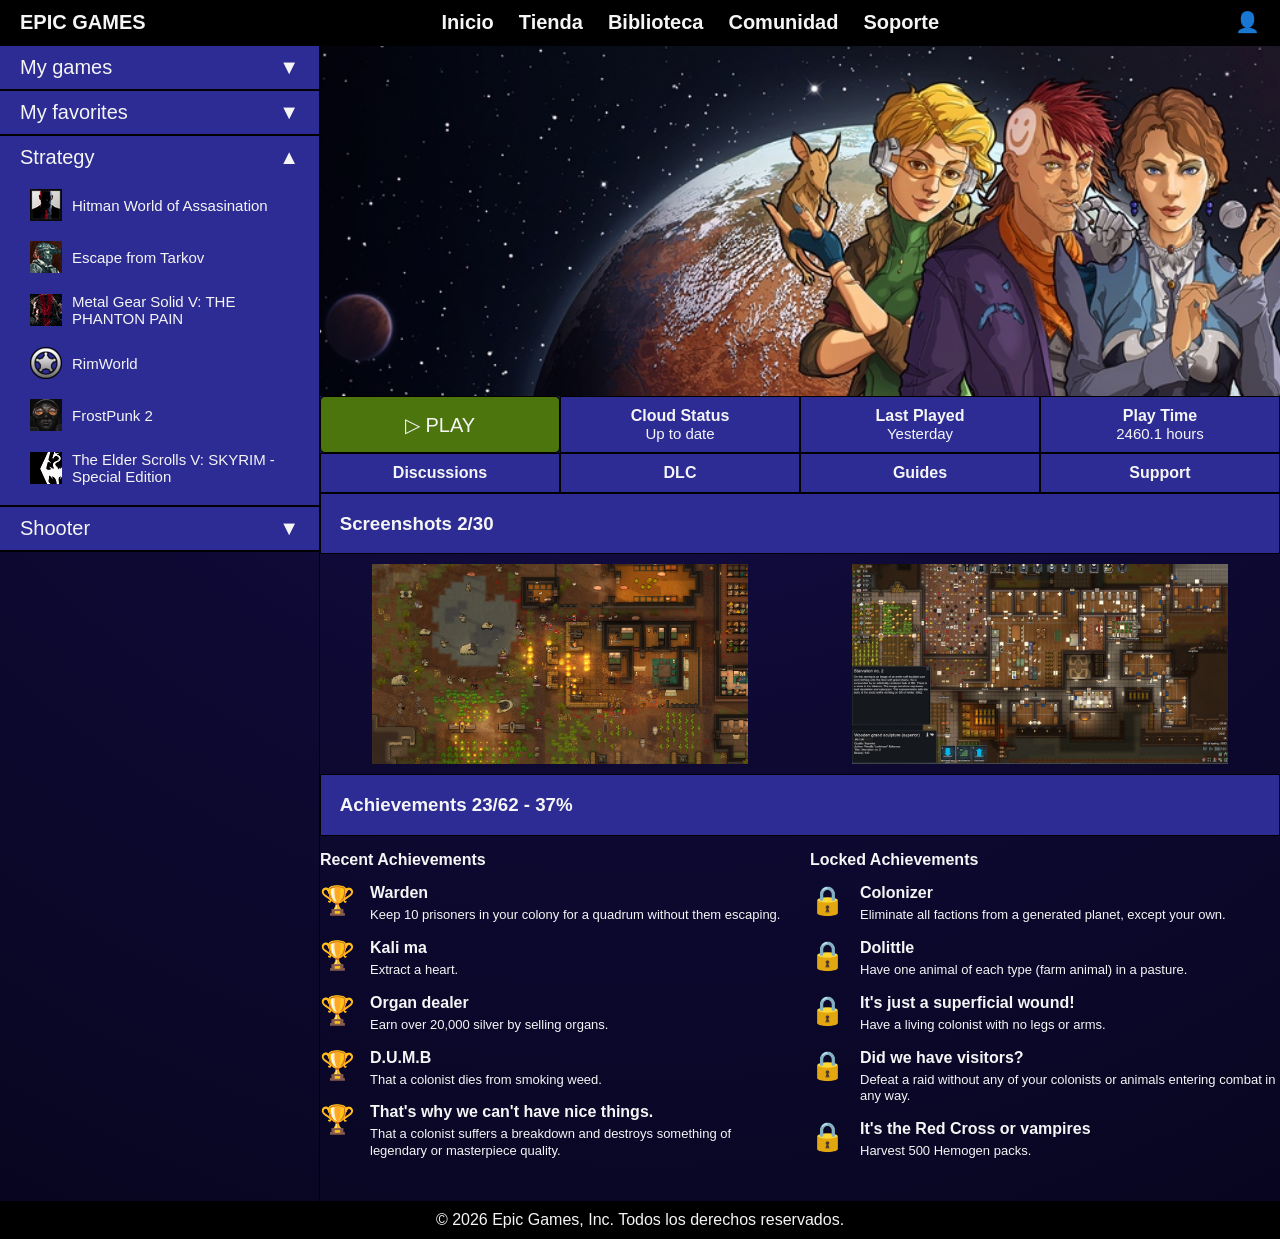
<file: Biblioteca/Biblioteca.html>
<!DOCTYPE html>
<html lang="en">
<head>
    <meta charset="UTF-8">
    <meta name="viewport" content="width=device-width, initial-scale=1.0">
    <title>Biblioteca</title>
    <link rel="stylesheet" href="../Css/Biblioteca.css">
    <link rel="icon" href="../Css/img/biblioteca.svg" type="image/png">
</head>
<body>
    <header id="navigateSection">
        <span id="titleLauncher">EPIC GAMES</span>
        <nav>
            <ul>
                <li><a href="../index.html">Inicio</a></li>
                <li><a href="../Tienda/Tienda.html">Tienda</a></li>
                <li><a href="Biblioteca/Biblioteca.html">Biblioteca</a></li>
                <li><a href="../Comunidad/Comunidad.html">Comunidad</a></li>
                <li><a href="../Soporte/Soporte.html">Soporte</a></li>
            </ul>
        </nav>
        <span>👤</span>
    </header>
    <aside id="gamesList">
        <ul>
            <li class="container"><div class="category">My games<span>▼</span></div></li>
            <li class="container"><div class="category">My favorites<span>▼</span></div></li>
            <li class="container"><div class="category">Strategy<span>▲</span></div>
                <ul id="games">
                    <li><div class="game" id="game1"></div><span>Hitman World of Assasination</span></li>
                    <li><div class="game" id="game2"></div><span>Escape from Tarkov</span></li>
                    <li><div class="game" id="game3"></div><span>Metal Gear Solid V: THE PHANTON PAIN</span></li>
                    <li><div class="game" id="game4"></div><span>RimWorld</span></li>
                    <li><div class="game" id="game5"></div><span>FrostPunk 2</span></li>
                    <li><div class="game" id="game6"></div><span>The Elder Scrolls V: SKYRIM - Special Edition</span></li>
                </ul>
            </li>
            <li class="container"><div class="category">Shooter<span>▼</span></div></li>
        </ul>
    </aside>
    <section id="gameInformation">
        <div id="gameBackground"></div>
        <button id="playGame">▷ PLAY</button>
        <div class="boxOption" id="box1"><h4>Cloud Status</h4><p>Up to date</p></div>
        <div class="boxOption" id="box2"><h4>Last Played</h4><p>Yesterday</p></div>
        <div class="boxOption" id="box3"><h4>Play Time</h4><p>2460.1 hours</p></div>
        <div class="boxOption" id="box4"><h4>Discussions</h4></div>
        <div class="boxOption" id="box5"><h4>DLC</h4></div>
        <div class="boxOption" id="box6"><h4>Guides</h4></div>
        <div class="boxOption" id="box7"><h4>Support</h4></div>
        <h3 class="titleSection">Screenshots 2/30</h3>
        <div id="screenshots">
            <div class="gameScreenshoot" id="screenshot1"><span class="someText">Jul 4, 2026</span></div>
            <div class="gameScreenshoot" id="screenshot2"><span class="someText">Jan 25, 2026</span></div>
        </div>
        <h3 class="titleSection">Achievements 23/62 - 37%</h3>
        <div id="achievements">
            <div class="gameAchievement">
                <h4 class="achievementSection">Recent Achievements</h4>
                <div class="achievement">
                    <span class="achievementIcon">🏆</span><div class="achievementInfo"><h4>Warden</h4><p>Keep 10 prisoners in your colony for a quadrum without them escaping.</p></div>
                </div>
                <div class="achievement">
                    <span class="achievementIcon">🏆</span><div class="achievementInfo"><h4>Kali ma</h4><p>Extract a heart.</div></p>
                </div>
                <div class="achievement">
                    <span class="achievementIcon">🏆</span><div class="achievementInfo"><h4>Organ dealer</h4><p>Earn over 20,000 silver by selling organs.</div></p>
                </div>
                <div class="achievement">
                    <span class="achievementIcon">🏆</span><div class="achievementInfo"><h4>D.U.M.B</h4><p>That a colonist dies from smoking weed.</div></p>
                </div>
                <div class="achievement">
                    <span class="achievementIcon">🏆</span><div class="achievementInfo"><h4>That's why we can't have nice things.</h4><p>That a colonist suffers a breakdown and destroys something of legendary or masterpiece quality.</p></div>
                </div>
            </div>
            <div class="gameAchievement">
                <h4 class="achievementSection">Locked Achievements</h4>
                <div class="achievement">
                    <span class="achievementIcon">🔒</span><div class="achievementInfo"><h4>Colonizer</h4><p>Eliminate all factions from a generated planet, except your own.</p></div>
                </div>
                <div class="achievement">
                    <span class="achievementIcon">🔒</span><div class="achievementInfo"><h4>Dolittle</h4><p>Have one animal of each type (farm animal) in a pasture.</p></div>
                </div>
                <div class="achievement">
                    <span class="achievementIcon">🔒</span><div class="achievementInfo"><h4>It's just a superficial wound!</h4><p>Have a living colonist with no legs or arms.</p></div>
                </div>
                <div class="achievement">
                    <span class="achievementIcon">🔒</span><div class="achievementInfo"><h4>Did we have visitors?</h4><p>Defeat a raid without any of your colonists or animals entering combat in any way.</p></div>
                </div>
                <div class="achievement">
                    <span class="achievementIcon">🔒</span><div class="achievementInfo"><h4>It's the Red Cross or vampires</h4><p>Harvest 500 Hemogen packs.</p></div>
                </div>
            </div>
        </div>
    </section>
    <footer id="lastMessage">
        <div>
            <span>© 2026 Epic Games, Inc. Todos los derechos reservados.</span>
        </div>
    </footer>
</body>
</html>
</file>
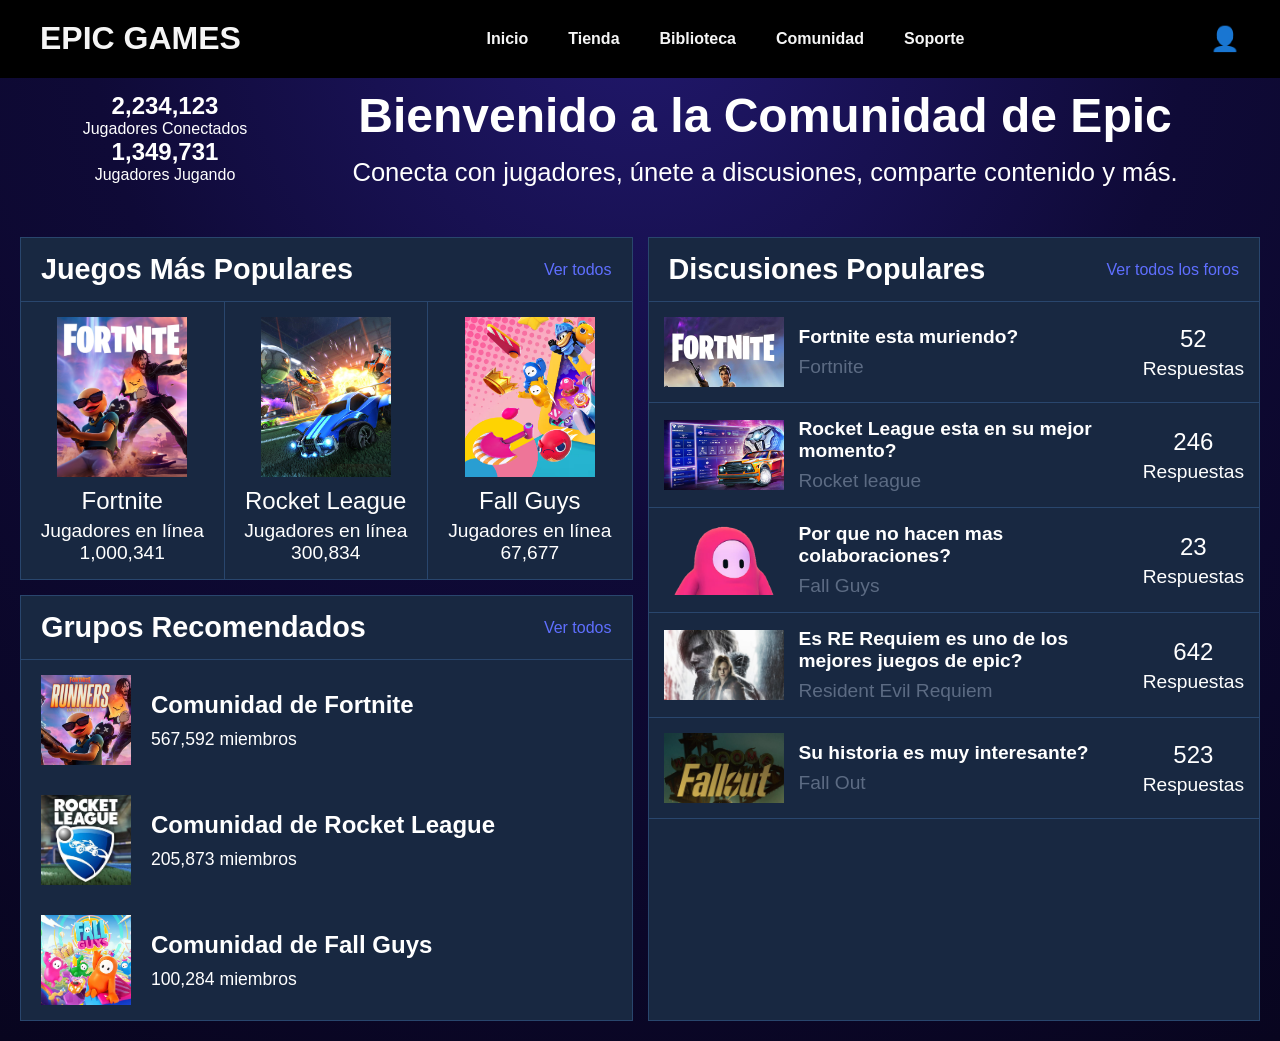
<file: Comunidad/Comunidad.html>
<!DOCTYPE html>
<html lang="en">
<head>
    <meta charset="UTF-8">
    <meta name="viewport" content="width=device-width, initial-scale=1.0">
    <link rel="stylesheet" href="../Css/Comunidad.css">
    <link rel="icon" href="../Css/img/comunidad.svg" type="image/png">
    <script src="../code/jquery_4_0_0_min.js"></script>
    <script src="../code/Comunidad.js"></script>
    <title>Comunidad</title>
</head>
<body>
    <header>
        <div class="logo">
            <h1>EPIC GAMES</h1>
        </div>
        <nav>
            <a href="../index.html">Inicio</a>
            <a href="../Tienda/Tienda.html">Tienda</a>
            <a href="../Biblioteca/Biblioteca.html">Biblioteca</a>
            <a href="Comunidad/Comunidad.html">Comunidad</a>
            <a href="../Soporte/Soporte.html">Soporte</a>
        </nav>
        <div class="headerIcons">
            <span><a href="../PerfilUsuario/Usuario.html">👤</a></span>
        </div>
    </header>
    <section class="bannerComunidad">
        <div class="estadisticas">
            <h2>2,234,123</h2>
            <p>Jugadores Conectados</p>
            <h2>1,349,731</h2>
            <p>Jugadores Jugando</p>
        </div>
        <div class="bienvenida">
            <h1>Bienvenido a la Comunidad de Epic</h1>
            <p>
                Conecta con jugadores, únete a discusiones, comparte contenido y más.
            </p>
        </div>
    </section>

    <div id="gridComunidad">
        <div class="caja juegosPopulares">
            <div class="tituloCaja">
                <h3>Juegos Más Populares</h3>
                <a>Ver todos</a>
            </div>
            <div class="juegosGrid">
                <div class="juego">
                    <div class="imgJuego Fortnite"></div>
                    <p>Fortnite</p>
                    <span>Jugadores en línea</span>
                    <span>1,000,341</span>
                </div>
                <div class="juego">
                    <div class="imgJuego RocketLeague"></div>
                    <p>Rocket League</p>
                    <span>Jugadores en línea</span>
                    <span>300,834</span>
                </div>
                <div class="juego">
                    <div class="imgJuego FallGuys"></div>
                    <p>Fall Guys</p>
                    <span>Jugadores en línea</span>
                    <span>67,677</span>
                </div>
            </div>
        </div>

        <div class="caja gruposRecomendados">
            <div class="tituloCaja">
                <h3>Grupos Recomendados</h3>
                <a>Ver todos</a>
            </div>
            <div class="grupoItem">
                <div class="imgGrupo fortniteC"></div>
                <div class="infoGrupo">
                    <h4>Comunidad de Fortnite</h4>
                    <p class="miembros">567,592 miembros</p>
                </div>
                <button class="btnUnirse">Unirse</button>
            </div>
            <div class="grupoItem">
                <div class="imgGrupo rocketC"></div>
                <div class="infoGrupo">
                    <h4>Comunidad de Rocket League</h4>
                    <p class="miembros">205,873 miembros</p>
                </div>
                <button class="btnUnirse">Unirse</button>
            </div>
            <div class="grupoItem">
                <div class="imgGrupo fallC"></div>
                <div class="infoGrupo">
                    <h4>Comunidad de Fall Guys</h4>
                    <p class="miembros">100,284 miembros</p>
                </div>
                <button class="btnUnirse">Unirse</button>
            </div>
        </div>

        <div class="caja discusionesPopulares">
            <div class="tituloCaja">
                <h3>Discusiones Populares</h3>
                <a>Ver todos los foros</a>
            </div>
            <div class="discusionItem">
                <div class="imgDiscusion fortniteD"></div>
                <div class="contenidoDiscusion">
                    <h4>Fortnite esta muriendo?</h4>
                    <span>Fortnite</span>
                </div>
                <div class="respuestas">
                    <p>52</p>
                    <span>Respuestas</span>
                </div>
            </div>
            <div class="discusionItem">
                <div class="imgDiscusion rocketD"></div>
                <div class="contenidoDiscusion">
                    <h4>Rocket League esta en su mejor momento?</h4>
                    <span>Rocket league</span>
                </div>
                <div class="respuestas">
                    <p>246</p>
                    <span>Respuestas</span>
                </div>
            </div>
            <div class="discusionItem">
                <div class="imgDiscusion fallD"></div>
                <div class="contenidoDiscusion">
                    <h4>Por que no hacen mas colaboraciones?</h4>
                    <span>Fall Guys</span>
                </div>
                <div class="respuestas">
                    <p>23</p>
                    <span>Respuestas</span>
                </div>
            </div>
            <div class="discusionItem">
                <div class="imgDiscusion resident"></div>
                <div class="contenidoDiscusion">
                    <h4>Es RE Requiem es uno de los mejores juegos de epic?</h4>
                    <span>Resident Evil Requiem</span>
                </div>
                <div class="respuestas">
                    <p>642</p>
                    <span>Respuestas</span>
                </div>
            </div>
            <div class="discusionItem">
                <div class="imgDiscusion fallOut"></div>
                <div class="contenidoDiscusion">
                    <h4>Su historia es muy interesante?</h4>
                    <span>Fall Out</span>
                </div>
                <div class="respuestas">
                    <p>523</p>
                    <span>Respuestas</span>
                </div>
            </div>
        </div>
    </div>
</body>
</html>
</file>
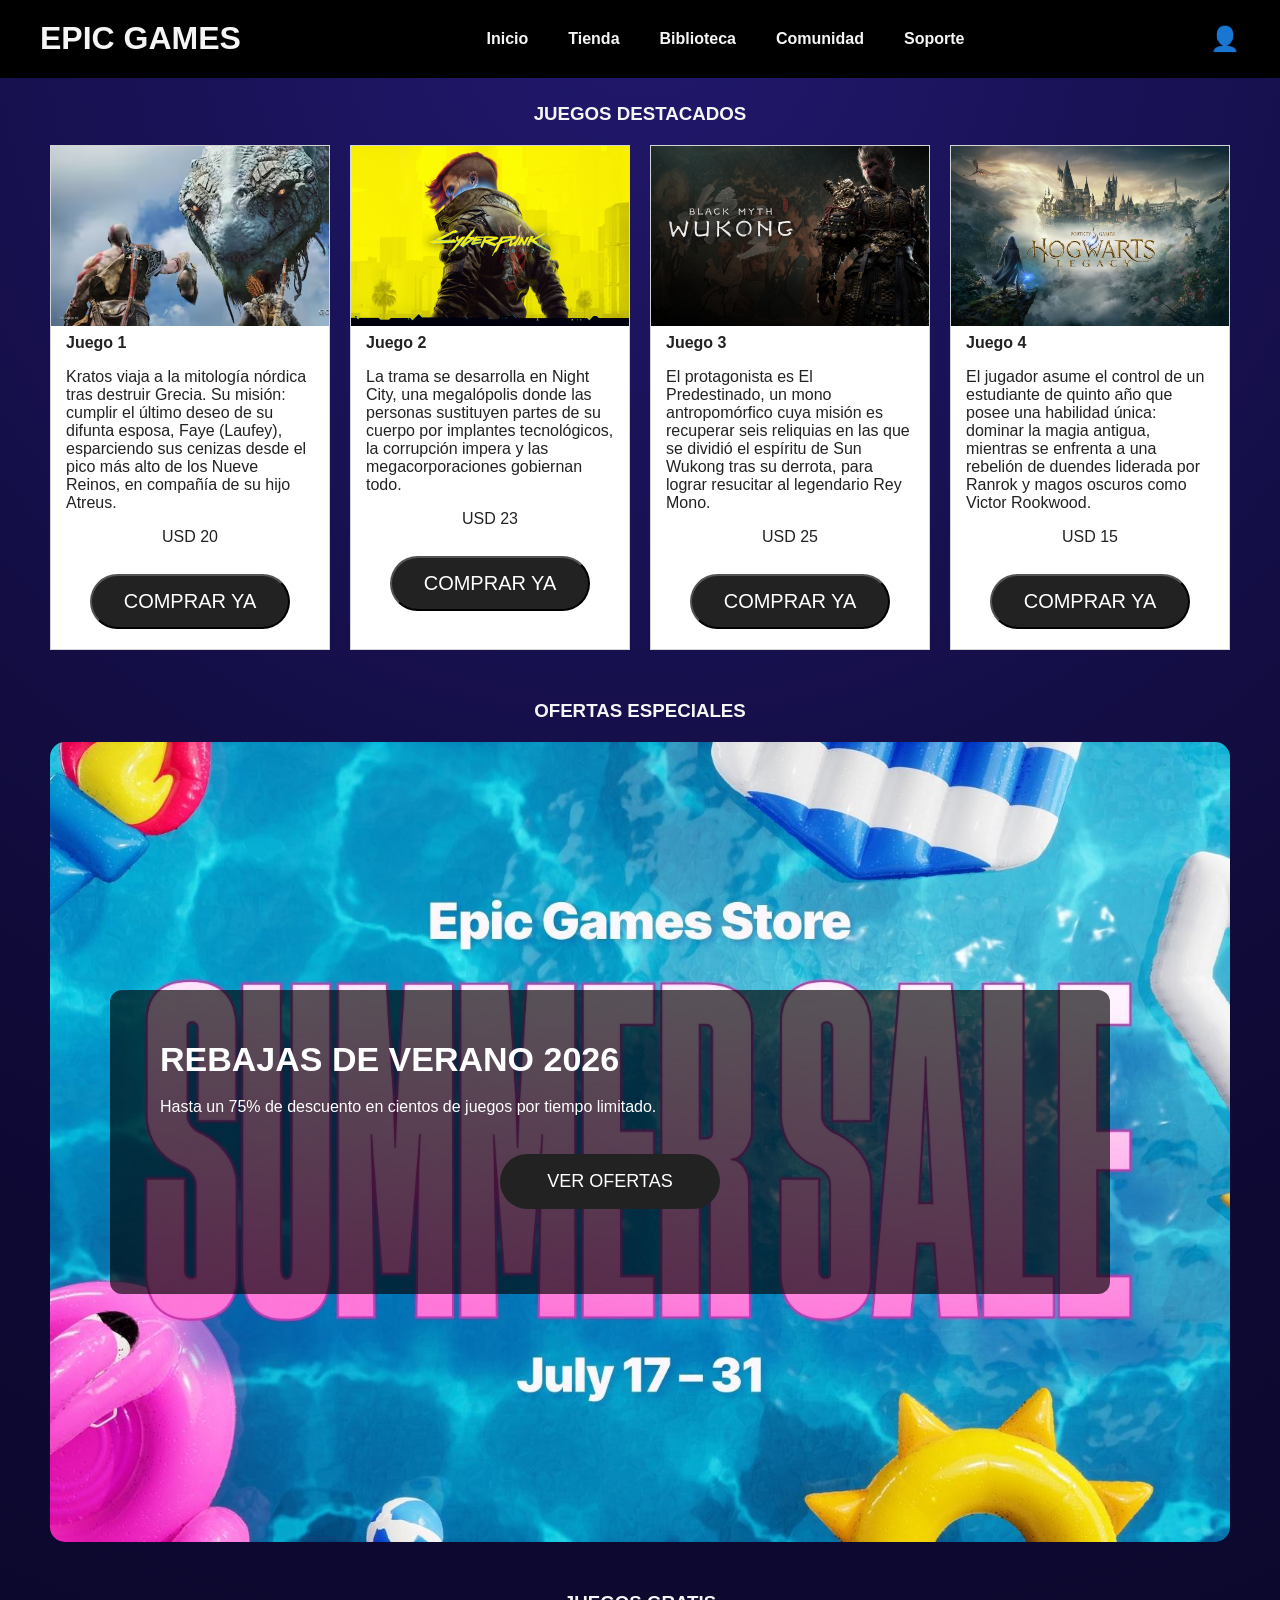
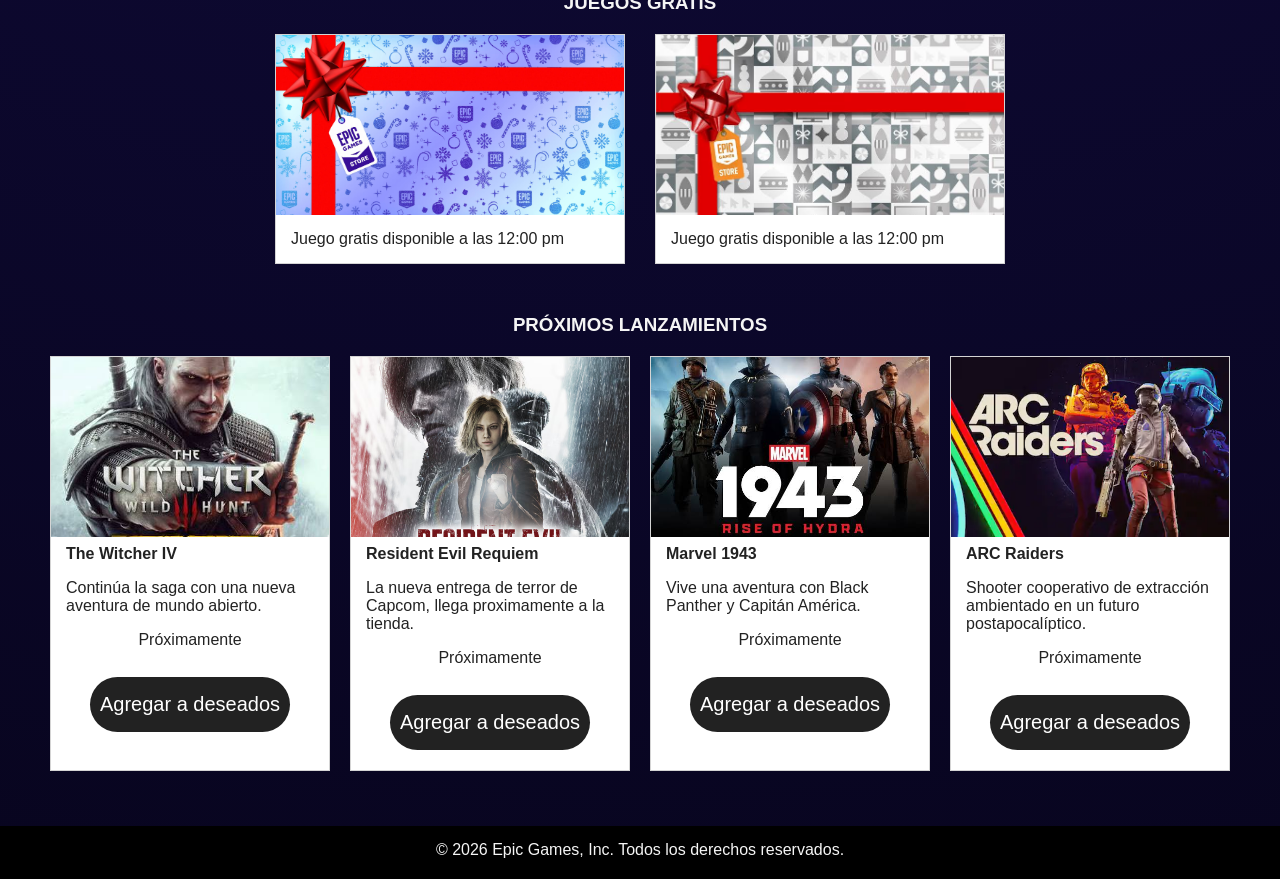
<file: Tienda/Tienda.html>
<!DOCTYPE html>
<html lang="en">
<head>
    <meta charset="UTF-8">
    <meta name="viewport" content="width=device-width, initial-scale=1.0">
    <title>TIENDA</title>
    <link rel="stylesheet" href="../Css/Tienda.css">
    <link rel="icon" href="../Css/img/tienda.svg" type="image/png">
    <script src="../code/jquery_4_0_0_min.js"></script>
    <script src="../code/Tienda.js"></script>
</head>
<body>
    <header>
        <div class="logo">
            <h1>EPIC GAMES</h1>
        </div>
        <nav>
            <a href="../index.html">Inicio</a>
            <a href="Tienda/Tienda.html">Tienda</a>
            <a href="../Biblioteca/Biblioteca.html">Biblioteca</a>
            <a href="../Comunidad/Comunidad.html">Comunidad</a>
            <a href="../Soporte/Soporte.html">Soporte</a>
        </nav>
        <div class="headerIcons">
            <span><a href="../PerfilUsuario/Usuario.html">👤</a></span>
        </div>
    </header> 
    <section class="s">
        <div class="sT">
            <h3>JUEGOS DESTACADOS</h3>
        </div>
        <div class="juegos">
            <article class="juegosItems">
                <div class="juegosImg gow4"></div>
                <h4>Juego 1</h4>
                <p>Kratos viaja a la mitología nórdica tras destruir Grecia. Su misión: cumplir el último deseo de su difunta esposa, Faye (Laufey), esparciendo sus cenizas desde el pico más alto de los Nueve Reinos, en compañía de su hijo Atreus.</p>
                <p class="precio">USD 20</p>
                <button class="buttoncomprar" data-juego="God of War" data-precio="USD 20">COMPRAR YA</button>
            </article>
            <article class="juegosItems">
                <div class="juegosImg cyberpunk777"></div>
                <h4>Juego 2</h4>
                <p>La trama se desarrolla en Night City, una megalópolis donde las personas sustituyen partes de su cuerpo por implantes tecnológicos, la corrupción impera y las megacorporaciones gobiernan todo.</p>
                <p class="precio">USD 23</p>
                <button class="buttoncomprar" data-juego="Cyberpunk 2077" data-precio="USD 23">COMPRAR YA</button>
            </article>
            <article class="juegosItems">
                <div class="juegosImg wukong"></div>
                <h4>Juego 3</h4>
                <p>El protagonista es El Predestinado, un mono antropomórfico cuya misión es recuperar seis reliquias en las que se dividió el espíritu de Sun Wukong tras su derrota, para lograr resucitar al legendario Rey Mono.</p>
                <p class="precio">USD 25</p>
                <button class="buttoncomprar" data-juego="Black Myth: Wukong" data-precio="USD 25">COMPRAR YA</button>
            </article>
            <article class="juegosItems">
                <div class="juegosImg hogwartLegacy"></div>
                <h4>Juego 4</h4>
                <p>El jugador asume el control de un estudiante de quinto año que posee una habilidad única: dominar la magia antigua, mientras se enfrenta a una rebelión de duendes liderada por Ranrok y magos oscuros como Victor Rookwood.</p>
                <p class="precio">USD 15</p>
                <button class="buttoncomprar" data-juego="Hogwarts Legacy" data-precio="USD 15">COMPRAR YA</button>
            </article>
        </div>
    </section>
    <section class="s">
        <div class="sT">
            <h3>OFERTAS ESPECIALES</h3>
        </div>
        <div class="ofertaBanner">
            <div class="ofertaContenido">
                <h2>REBAJAS DE VERANO 2026</h2>
                <p>
                Hasta un 75% de descuento en cientos de juegos por tiempo limitado.
                </p>
                <button id="btnOfertas">VER OFERTAS</button>
                <div id="ofertas">
                    <article class="ofertaCard">
                        <div class="ofertaImg ac"></div>
                        <h4>Assassin's Creed Shadows</h4>
                        <p><del>USD 69.99</del></p>
                        <p class="nuevoPrecio">USD 39.99 (-43%)</p>
                    </article>
                    <article class="ofertaCard">
                        <div class="ofertaImg alan"></div>
                        <h4>Alan Wake 2</h4>
                        <p><del>USD 49.99</del></p>
                        <p class="nuevoPrecio">USD 24.99 (-50%)</p>
                    </article>
                    <article class="ofertaCard">
                        <div class="ofertaImg jedi"></div>
                        <h4>Star Wars Jedi: Survivor</h4>
                        <p><del>USD 59.99</del></p>
                        <p class="nuevoPrecio">USD 29.99 (-50%)</p>
                    </article>
                </div>
            </div>
        </div>
    </section>
    <section class="s">
        <div class="sT">
            <h3>JUEGOS GRATIS</h3>
        </div>
        <div class="regalos">
            <article class="regalosItems">
                <div class="regalosImg regalo1"></div>
                <p>Juego gratis disponible a las 12:00 pm</p>
            </article>
            <article class="regalosItems">
                <div class="regalosImg regalo2"></div>
                <p>Juego gratis disponible a las 12:00 pm</p>
            </article>
        </div>
    </section>
    <section class="s">
        <div class="sT">
            <h3>PRÓXIMOS LANZAMIENTOS</h3>
        </div>
        <div class="juegos">
            <article class="juegosItems">
                <div class="juegosImg witcher4"></div>
                <h4>The Witcher IV</h4>
                <p>
                    Continúa la saga con una nueva aventura de mundo abierto.
                </p>
                <p class="precio">
                    Próximamente
                </p>
                <button class="btnDeseados">Agregar a deseados</button>
            </article>
            <article class="juegosItems">
                <div class="juegosImg resident"></div>
                <h4>Resident Evil Requiem</h4>
                <p>
                    La nueva entrega de terror de Capcom, llega proximamente a la tienda.
                </p>
                <p class="precio">
                    Próximamente
                </p>
                <button class="btnDeseados">Agregar a deseados</button>
            </article>
            <article class="juegosItems">
                <div class="juegosImg marvel1943"></div>
                <h4>Marvel 1943</h4>
                <p>
                    Vive una aventura con Black Panther y Capitán América.
                </p>
                <p class="precio">
                    Próximamente
                </p>
                <button class="btnDeseados">Agregar a deseados</button>
            </article>
            <article class="juegosItems">
                <div class="juegosImg arcRaiders"></div>
                <h4>ARC Raiders</h4>
                <p>
                    Shooter cooperativo de extracción ambientado en un futuro postapocalíptico.
                </p>
                <p class="precio">
                    Próximamente
                </p>
                <button class="btnDeseados">Agregar a deseados</button>
            </article>
        </div>
    </section>
    <div id="confirmacionCompra">
        <h3>Confirmar compra</h3>
        <p id="nombreJuego"></p>
        <p id="precioJuego"></p>
        <button id="aceptarCompra">Comprar</button>
        <button id="cancelarCompra">Cancelar</button>
    </div>
    <div id="mensajeDeseados">
        ✔ Juego agregado a tu lista de deseados.
    </div>
    <footer>
       <div class="final">
            <p>
                © 2026 Epic Games, Inc. Todos los derechos reservados.
            </p>
        </div>
    </footer>
</body>
</html>
</file>
<file: Css/Biblioteca.css>
*{
    margin: 0%;
    padding: 0%;
    box-sizing: border-box;
}
body{
    height: 100%;
    font-family: Arial, Helvetica, sans-serif;
    display: grid;
    background: radial-gradient(
        circle at top,
        #21186d 0%,
        #0f0a37 45%,
        #08051f 100%
    );
    grid-template-columns: 25% 75%;
    grid-template-areas: "header header header"
                        "sidebar section section"
                        "footer footer footer";
}
nav{
    display:flex;
    gap:40px;
}

nav a{
    text-decoration:none;
    font-weight:bold;
    color: whitesmoke;
}
/*seccion del header*/
#navigateSection{
    padding: 10px 20px;
    font-size: 20px;
    display: flex;
    justify-content: space-between;
    align-items: center;
    background-color: black;
    border-bottom: 2px solid;
    grid-area: header;
}
#navigateSection #titleLauncher{
    font-weight: bold;
    color: whitesmoke;
}
#navigateSection ul{
    display: flex ;
    gap: 25px;
    list-style-type: none;
}
/*seccion del aside*/
#gamesList{
    border-right: 1px solid;
    grid-area: sidebar;
}
#gamesList .category{
    display:flex;
    justify-content:space-between;
}
#gamesList .container{
    font-size: 20px;
    color: whitesmoke;
    padding: 10px 20px;
    border-bottom: 2px solid black;
    background-color: #2d2c94;
}
#gamesList .container #games{
    margin-top: 10px;
    padding: 0;
    background: transparent;
}
#gamesList .container #games li{
    display: flex;    
    align-items: center;
    gap: 10px;
    padding: 10px;
    margin: 0;
    font-size: 15px;
}
#gamesList .game{
    width: 32px;
    height: 32px;
    flex-shrink: 0;
    background-size: cover;
    background-position: center;
    background-repeat: no-repeat;
}
#game1{
    background-image: url(imgBiblioteca/hitmanwoa.png);
}
#game2{
    background-image: url(imgBiblioteca/eft.png);
}
#game3{
    background-image: url(imgBiblioteca/mgsv.png);
}
#game4{
    background-image: url(imgBiblioteca/rimworld.png);
}
#game5{
    background-image: url(imgBiblioteca/frostpunk2.png);
}
#game6{
    background-image: url(imgBiblioteca/skyrim.png);
}
/*seccion principal*/
/*grid de la info*/
#gameInformation{
    grid-area: section;
    height: 100%;
    display: grid;
    grid-template-columns: repeat(4, 1fr);
    grid-template-rows: repeat(5, auto);
    grid-gap: 0%;
}
/*despliege por partes*/
#gameBackground{
    grid-column: 1/5;
    width: 100%;
    height: 350px;
    text-align: center;
    align-content: center;
    background-image: url(imgBiblioteca/rimworldbanner.jpg);
    background-size: cover;
    background-position: center 20%;
    background-repeat: no-repeat;
}
.boxOption{
    text-align: center;
    padding: 10px 15px;
    color: whitesmoke;
    background-color: #2d2c94;
    border: 1px solid black;
}
.boxOption p{
    font-size: 15px;
}
#playGame{
    background-color: rgb(76, 117, 14);
    color: whitesmoke;
    border: 1px solid black;
    border-radius: 5px;
    font-size: 20px;
    grid-column: 1/2;
}
#box1{
    grid-column: 2/3;
}
#box2{
    grid-column: 3/4;
}
#box3{
    grid-column: 4/5;
}
#box4{
    grid-column: 1/2;
}
#box5{
    grid-column: 2/3;
}
#box6{
    grid-column: 3/4;
}
#box7{
    grid-column: 4/5;
}
#gameInformation .titleSection {
    padding: 1em 1em;
    background-color: #2d2c94;
    border: 1px solid black;
    font-weight: bold;
    color: whitesmoke;
    grid-column: 1/5;
}
#screenshots{
    display: flex;
    justify-content: space-around;
    align-items: center;
    gap: 20px;
    padding: 10px;
    grid-column: 1/5;
}
.gameScreenshoot{
    position: relative;
    width: 40%;
    height: 200px;
    background-size: cover;
    background-position: center;
    background-repeat: no-repeat;
    overflow: hidden;
    transition: transform .3s ease;
    cursor: pointer;
}
#screenshot1{
    background-image: url(imgBiblioteca/screenshot1.jpg);
}
#screenshot2{
    background-image: url(imgBiblioteca/screenshot2.jpg);
}
.someText{
    position: absolute;
    bottom: -40px;
    width: 100%;
    padding: 10px;
    left: 0;
    color: white;
    background: rgba(0,0,0,.7);
    text-align: center;
    transition: bottom .3s ease;
}
#achievements{
    display: flex;
    justify-content: center;
    gap: 20px;
    margin-top: 15px;
    grid-column: 1/5;
}
.gameAchievement{
    width: 50%;
    height: 350px;
}
.achievement{
    display: flex;
    align-items: flex-start;
    margin-top: 15px;
    gap: 15px;
}
.gameAchievement .achievementSection{
    color: whitesmoke;
}
.achievement .achievementIcon{
    font-size: 28px;
    flex-shrink: 0;
}
.achievementInfo{
    display: flex;
    flex-direction: column;
}
.achievementInfo h4{
    margin-bottom: 5px;
    color: whitesmoke;
}
.achievementInfo p{
    font-size: 13px;
    color: whitesmoke;
    line-height: 1.3;
}
/*footer*/
#lastMessage{
    padding: 10px 20px;
    text-align: center;
    color: whitesmoke;
    background-color: black;
    grid-area: footer;
}
/*hovers*/
/*aside-gameList*/
#gamesList .container #games li:hover{
    background:#d4def5;
    color: black;
    cursor:pointer;
}
.gameScreenshoot:hover{
    transform: scale(1.09);
    box-shadow: 0 8px 20px rgba(0,0,0,.4);
}
.gameScreenshoot:hover .someText{
    bottom: 0;
}
</file>
<file: Css/Comunidad.css>
*{
    margin:0;
    padding:0;
    box-sizing:border-box;
}

body{
    font-family:Arial, Helvetica, sans-serif;
    color:#222;
    background:radial-gradient(
        circle at top,
        #21186d 0%,
        #0f0a37 45%,
        #08051f 100%
    );
    min-height:100vh;
}

header{
    background: black;
    padding:20px 40px;
    display:flex;
    justify-content:space-between;
    align-items:center;
    border-bottom:1px solid black;
}

.logo h1{
    font-size:32px;
    color: whitesmoke;
}

nav{
    display:flex;
    gap:40px;
}

nav a{
    text-decoration:none;
    font-weight:bold;
    color: whitesmoke;
}

.headerIcons{
    display:flex;
    gap:20px;
    font-size:24px;
}

.headerIcons a{
    text-decoration:none;
    color:#222;
    font-size:24px;
}

.bannerComunidad{
    display:grid;
    grid-template-columns:250px 1fr;
    align-items:center;
    padding:10px 40px 30px;
    color:white;
}

.estadisticas{
    text-align:center;
}

.bienvenida{
    text-align:center;
}

.bienvenida h1{
    font-size:3rem;
    margin-bottom:15px;
}

.bienvenida p{
    font-size:1.6rem;
}

#gridComunidad{
    width:100%;
    padding:20px;
    display:grid;
    grid-template-columns:repeat(6,1fr);
    gap:15px;
}

.juegosPopulares{
    grid-column:1/4;
}

.gruposRecomendados{
    grid-column:1/4;
}

.discusionesPopulares{
    grid-column:4/7;
    grid-row:1/3;
}

.caja{
    background:#182841;
    border:1px solid #29466d;
    color:white;
}

.tituloCaja{
    display:flex;
    justify-content:space-between;
    align-items:center;
    padding:15px 20px;
    border-bottom:1px solid #29466d;
}

.tituloCaja h3{
    margin:0;
    font-size:1.8rem;
}

.tituloCaja a{
    text-decoration:none;
    color:#5f6fff;
}

.juegosGrid{
    display:grid;
    grid-template-columns:repeat(3,1fr);
}

.juego{
    text-align:center;
    padding:15px;
    border-right:1px solid #29466d;
}

.juego:last-child{
    border-right:none;
}

.imgJuego{
    width:130px;
    height:160px;
    margin:auto;
    margin-bottom:10px;
    background-size:cover;
    background-repeat:no-repeat;
    overflow:hidden;
}

.Fortnite{
    background-image:url("imgComunidad/Fortnite1.jpg");
}

.RocketLeague{
    background-image:url("imgComunidad/RocketLi1.jpg");
    background-position:center;
}

.FallGuys{
    background-image:url("imgComunidad/falla1.jpg");
}

.juego h4{
    margin-bottom:5px;
    font-size:1.3rem;
}

.juego p{
    font-size:1.5rem;
    margin-bottom:5px;
}

.juego span{
    font-size:1.2rem;
}

.grupoItem{
    display:flex;
    align-items:center;
    gap:20px;
    padding:15px 20px;
}

.btnUnirse{
    display:none;
    background:#2b7cff;
    color:white;
    border:none;
    padding:8px 18px;
    border-radius:20px;
    cursor:pointer;
    font-weight:bold;
}

.btnUnirse:hover{
    background:#1d5fd4;
}

.imgGrupo{
    width:90px;
    height:90px;
    background-size:cover;
    background-repeat:no-repeat;
    overflow:hidden;
}

.fortniteC{
    background-image:url("imgComunidad/images.jpg");
    background-position: center;
}

.rocketC{
    background-image:url("imgComunidad/roket3.jpg");
}

.fallC{
    background-image:url("imgComunidad/fallaguys3.jpg");
}

.grupoItem h4{
    margin-bottom:10px;
    font-size:1.5rem;
}

.grupoItem p{
    font-size:1.1rem;
}

.discusionItem{
    display:flex;
    align-items:center;
    justify-content:space-between;
    padding:15px;
    border-bottom:1px solid #29466d;
}

.imgDiscusion{
    width:120px;
    height:70px;
    background-size:cover;
    background-repeat:no-repeat;
    overflow:hidden;
}

.fortniteD{
    background-image:url("imgComunidad/Fornais2.jpg");
}

.rocketD{
    background-image:url("imgComunidad/Roket2.jpg");
}

.fallD{
    background-image:url("imgComunidad/falla2.jpg");
}

.resident{
    background-image:url("imgComunidad/ReRequiem.jpg");
}

.fallOut{
    background-image:url("imgComunidad/fallaout1.jpg");
}

.contenidoDiscusion{
    flex:1;
    margin-left:15px;
}

.contenidoDiscusion h4{
    margin-bottom:8px;
    font-size:1.2rem;
}

.contenidoDiscusion span{
    color:#5c6b83;
    font-size:1.2rem;
}

.respuestas{
    text-align:center;
    min-width:90px;
}

.respuestas p{
    font-size:1.5rem;
    margin-bottom:5px;
}

.respuestas span{
    font-size:1.2rem;
}
</file>
<file: Css/Tienda.css>
*{
    margin:0;
    padding:0;
    box-sizing:border-box;
}

body{
    font-family:Arial, Helvetica, sans-serif;
    color:#222;
    background:radial-gradient(
        circle at top,
        #21186d 0%,
        #0f0a37 45%,
        #08051f 100%
    );
    min-height:100vh;
}

header{
    background: black;
    padding:20px 40px;
    display:flex;
    justify-content:space-between;
    align-items:center;
    border-bottom:1px solid black;
}

.logo h1{
    font-size:32px;
    color: whitesmoke;
}

nav{
    display:flex;
    gap:40px;
}

nav a{
    text-decoration:none;
    font-weight:bold;
    color: whitesmoke;
}

.headerIcons{
    display:flex;
    gap:20px;
    font-size:24px;
}

.headerIcons a{
    text-decoration:none;
    color:#222;
    font-size:24px;
}

.s{
    padding:25px 50px;
}

.sT{
    text-align:center;
    color:whitesmoke;
    margin-bottom:20px;
}

.sT a{
    text-decoration:none;
    color:#222;
    font-weight:bold;
    color: whitesmoke;
}

.juegos{
    display:grid;
    grid-template-columns:repeat(4,1fr);
    gap:20px;
}

.juegosItems{
    background:white;
    border:1px solid #d4d4d4;
    transition:all 0.3s ease;
    cursor:pointer;
}

.juegosItems:hover{
    transform:translateY(-8px);
    box-shadow:0 8px 20px rgba(0,0,0,0.15);
    border-color:#999;
}

.juegosImg{
    position:relative;
    height:180px;
    background-size:cover;
    background-repeat:no-repeat;
    overflow:hidden;
}

.gow4{
    background-image:url("imgTienda/gow4.avif");
}

.cyberpunk777{
    background-image:url("imgTienda/Cyberpunk2077.jpg");
    background-position:center 10%;
}

.wukong{
    background-image:url("imgTienda/wukong.jpg");
    background-position:center 40%;
}

.hogwartLegacy{
    background-image:url("imgTienda/hogwartslegacy.avif");
    background-position:center 5%;
}

.juegosItems h4,
.juegosItems p{
    padding:8px 15px;
}

.precio{
    text-align: center;
}

.juegosItems button{
    display:block;
    margin:20px auto;
    width:200px;
    height:55px;
    background:#222;
    color:white;
    font-size:20px;
    border-radius:30px;
    transition:0.3s;
}

.juegosItems button:hover{
    background:#000;
    transform:translateY(-3px);
    box-shadow:0 8px 15px rgba(0,0,0,0.25);
    cursor:pointer;
}

.ofertaBanner{
    height:800px;
    border-radius:15px;
    overflow:hidden;
    background-image:url("../Css/img/summer.jfif");
    background-size:cover;
    background-position:center;
    display:flex;
    align-items:center;
    padding-left:60px;
}

.ofertaContenido{
    width:1000px;
    background:rgba(0,0,0,.65);
    color:white;
    padding:50px;
    border-radius:12px;
}

.ofertaContenido h2{
    margin-bottom:15px;
    font-size:34px;
}

.ofertaContenido p{
    margin-bottom:20px;
    line-height:1.6;
}

#btnOfertas{
    display:block;
    margin:35px auto;
    width:220px;
    height:55px;
    background:#222;
    color:white;
    border:none;
    border-radius:30px;
    font-size:18px;
    cursor:pointer;
}

#btnOfertas:hover{
    background:black;
}

#ofertas{
    display:none;
    margin-top:30px;
    display:grid;
    grid-template-columns:repeat(3,1fr);
    gap:25px;
}

.ofertaCard{
    background:white;
    border:1px solid #ccc;
    transition:.3s;
}

.ofertaCard:hover{
    transform:translateY(-8px);
    box-shadow:0 8px 20px rgba(0,0,0,.2);
}

.ofertaImg{
    height:180px;
    background-size:cover;
    background-repeat:no-repeat;
}

.ac{
    background-image:url("imgTienda/assassin.jfif");
}

.alan{
    background-image:url("imgTienda/alan.jfif");
}

.jedi{
    background-image:url("imgTienda/jedi.webp");
}

.ofertaCard h4,
.ofertaCard p{
    padding:8px 15px;
}

.ofertaCard del{
    color:gray;
}

.nuevoPrecio{
    color:#d40000;
    font-weight:bold;
}

.regalos{
    display:grid;
    grid-template-columns:repeat(2, 350px);
    justify-content:center;
    gap:30px;
}

.regalosItems{
    background:white;
    border:1px solid #d4d4d4;
    transition:all 0.3s ease;
    cursor:pointer;
}

.regalosItems:hover{
    transform:translateY(-8px);
    box-shadow:0 8px 20px rgba(0,0,0,0.15);
    border-color:#999;
}

.regalosImg{
    position:relative;
    height:180px;
    background-size:cover;
    background-repeat:no-repeat;
    overflow:hidden;
}

.regalo1{
    background-image:url("imgTienda/regalo1.jpg");
}

.regalo2{
    background-image:url("imgTienda/regalo2.jpg");
    background-position:center 10%;
}

.regalosItems p{
    padding:15px;
    text-align:justify;
}

#mensajeDeseados{
    display:none;
    position:fixed;
    top:20px;
    right:20px;
    background:#28a745;
    color:white;
    padding:15px 25px;
    border-radius:8px;
    font-weight:bold;
    box-shadow:0 5px 15px rgba(0,0,0,.3);
    z-index:1000;
}

.btnDeseados{
    display:block;
    margin:10px auto 20px;
    width:200px;
    height:45px;
    background:#444;
    color:white;
    border:none;
    border-radius:25px;
    cursor:pointer;
}

.btnDeseados:hover{
    background:#222;
}

#confirmacionCompra{
    display:none;
    position:fixed;
    top:50%;
    left:50%;
    transform:translate(-50%,-50%);
    width:350px;
    background:white;
    padding:25px;
    border-radius:10px;
    text-align:center;
    box-shadow:0 0 20px rgba(0,0,0,.4);
    z-index:999;
}

#confirmacionCompra h3{
    margin-bottom:15px;
}

#confirmacionCompra p{
    margin:10px 0;
}

#confirmacionCompra button{
    margin:10px 5px;
    padding:10px 18px;
    border:none;
    border-radius:6px;
    cursor:pointer;
}

#aceptarCompra{
    background:#2d8f2d;
    color:white;
}

#cancelarCompra{
    background:#c73a3a;
    color:white;
}

.witcher4{
    background-image:url("imgTienda/wichter4.jfif");
    background-position:center 55%;
}

.resident{
    background-image:url("imgTienda/ReRequiem.jpg");
    background-position:center 20%;
}

.marvel1943{
    background-image:url("imgTienda/marvel.jfif");
    background-position:center 55%;
}

.arcRaiders{
    background-image:url("imgTienda/arc.webp");
    background-position:center;
}

footer{
    background:black;
    color:whitesmoke;
    padding:0 50px 20px;
}

.final{
    margin-top:30px;
    text-align:center;
    padding-top:15px;
}
</file>
